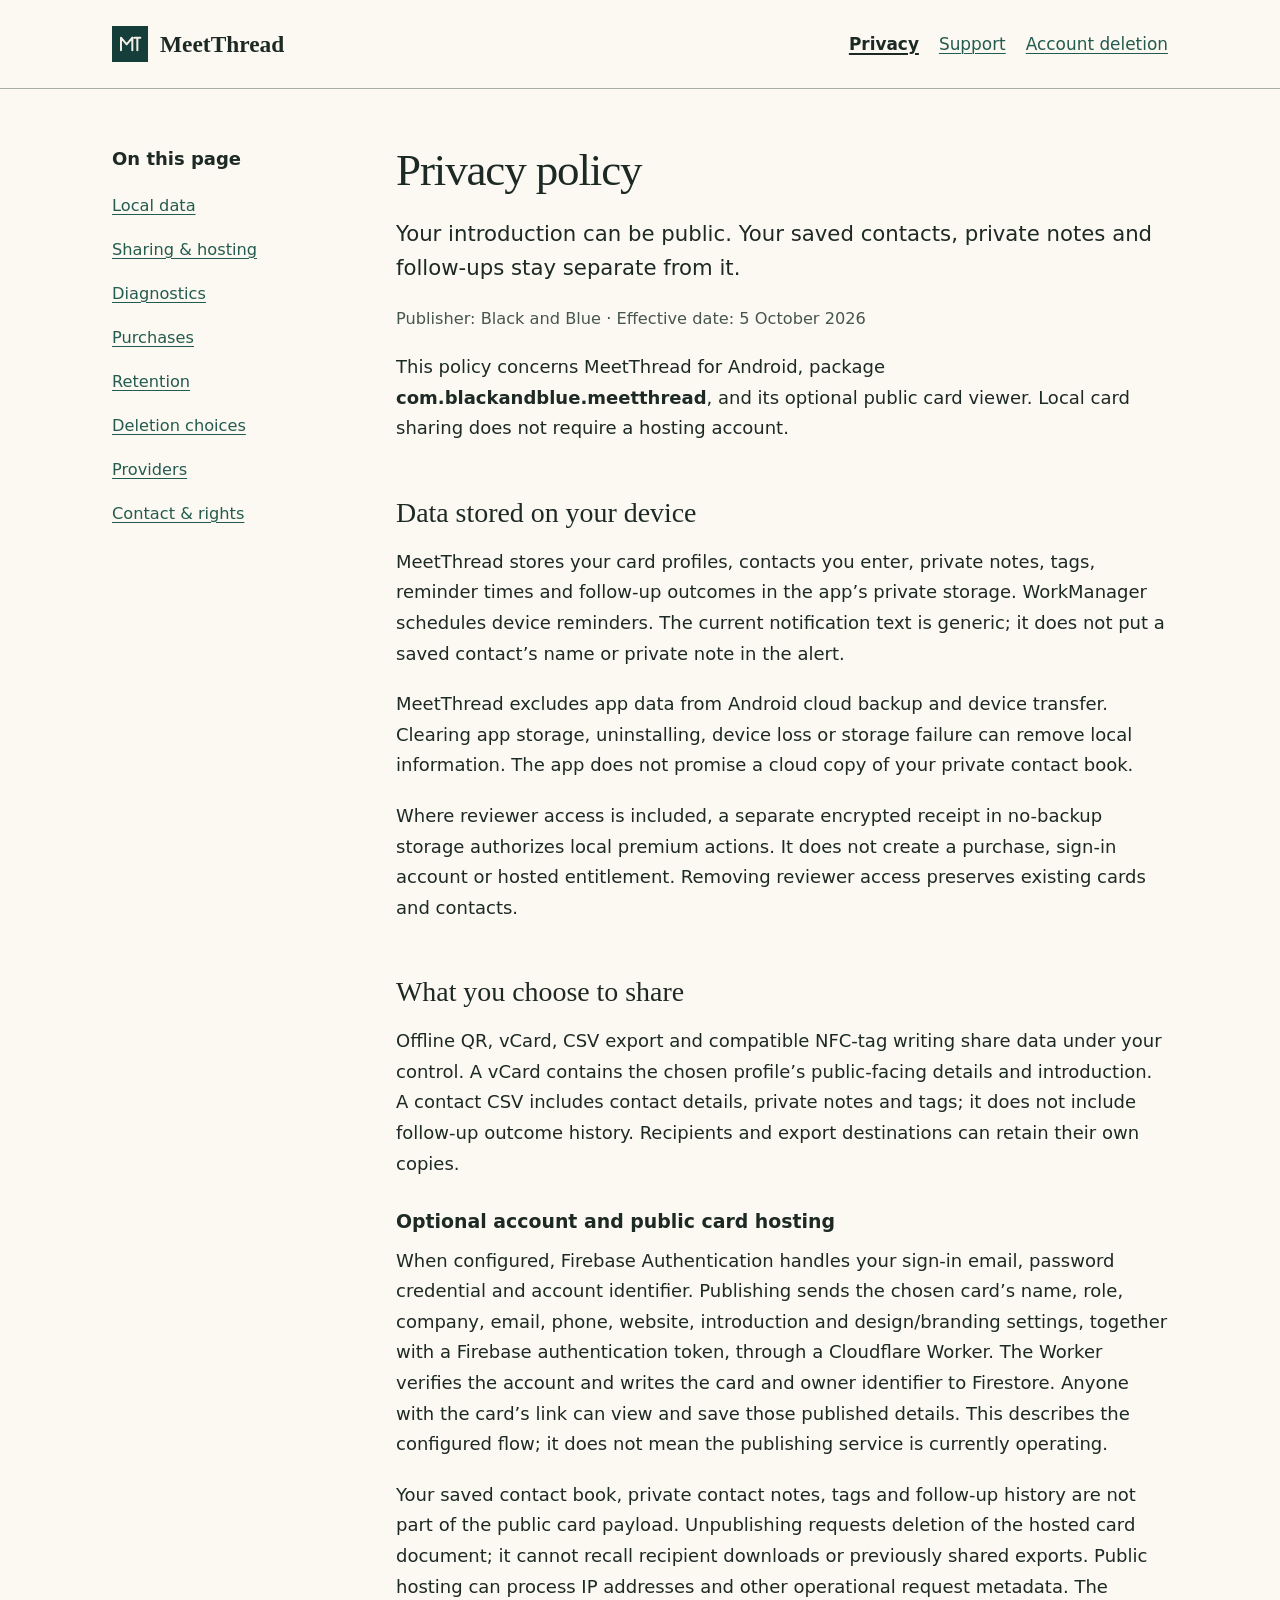
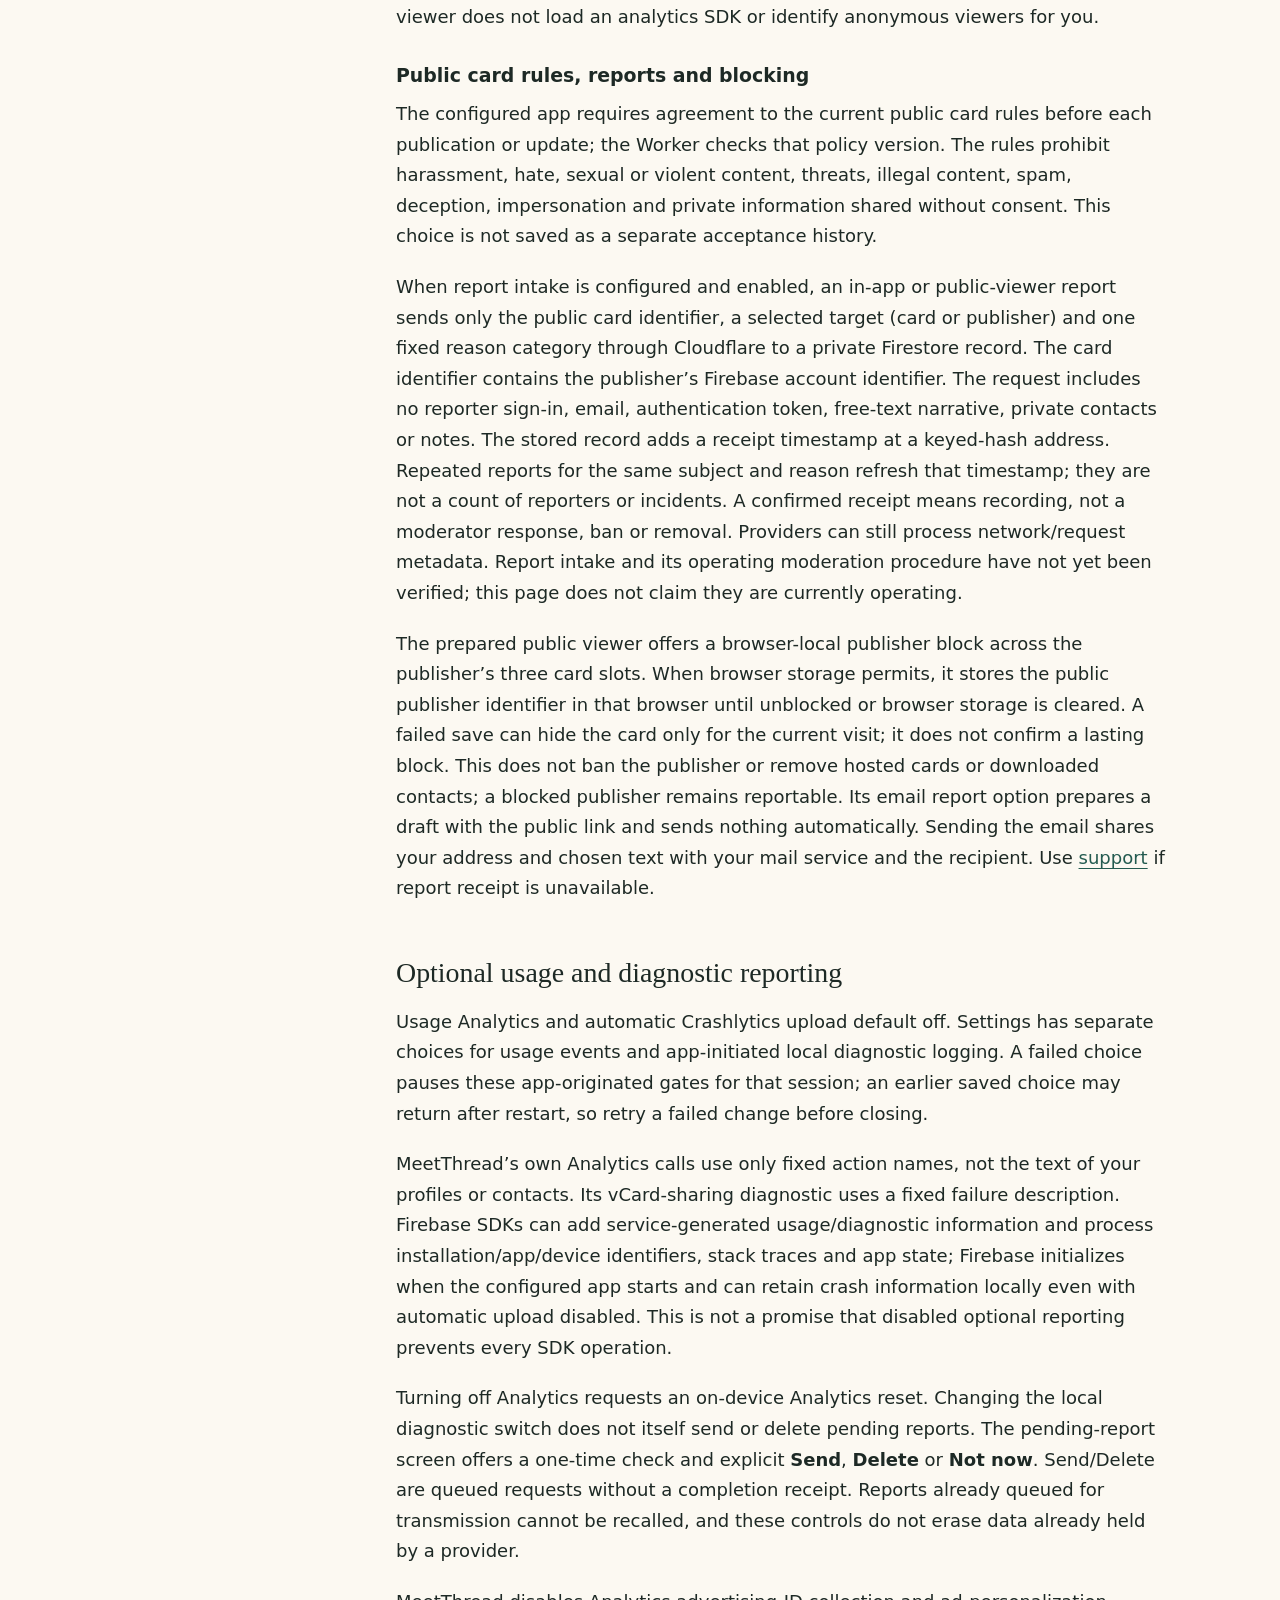
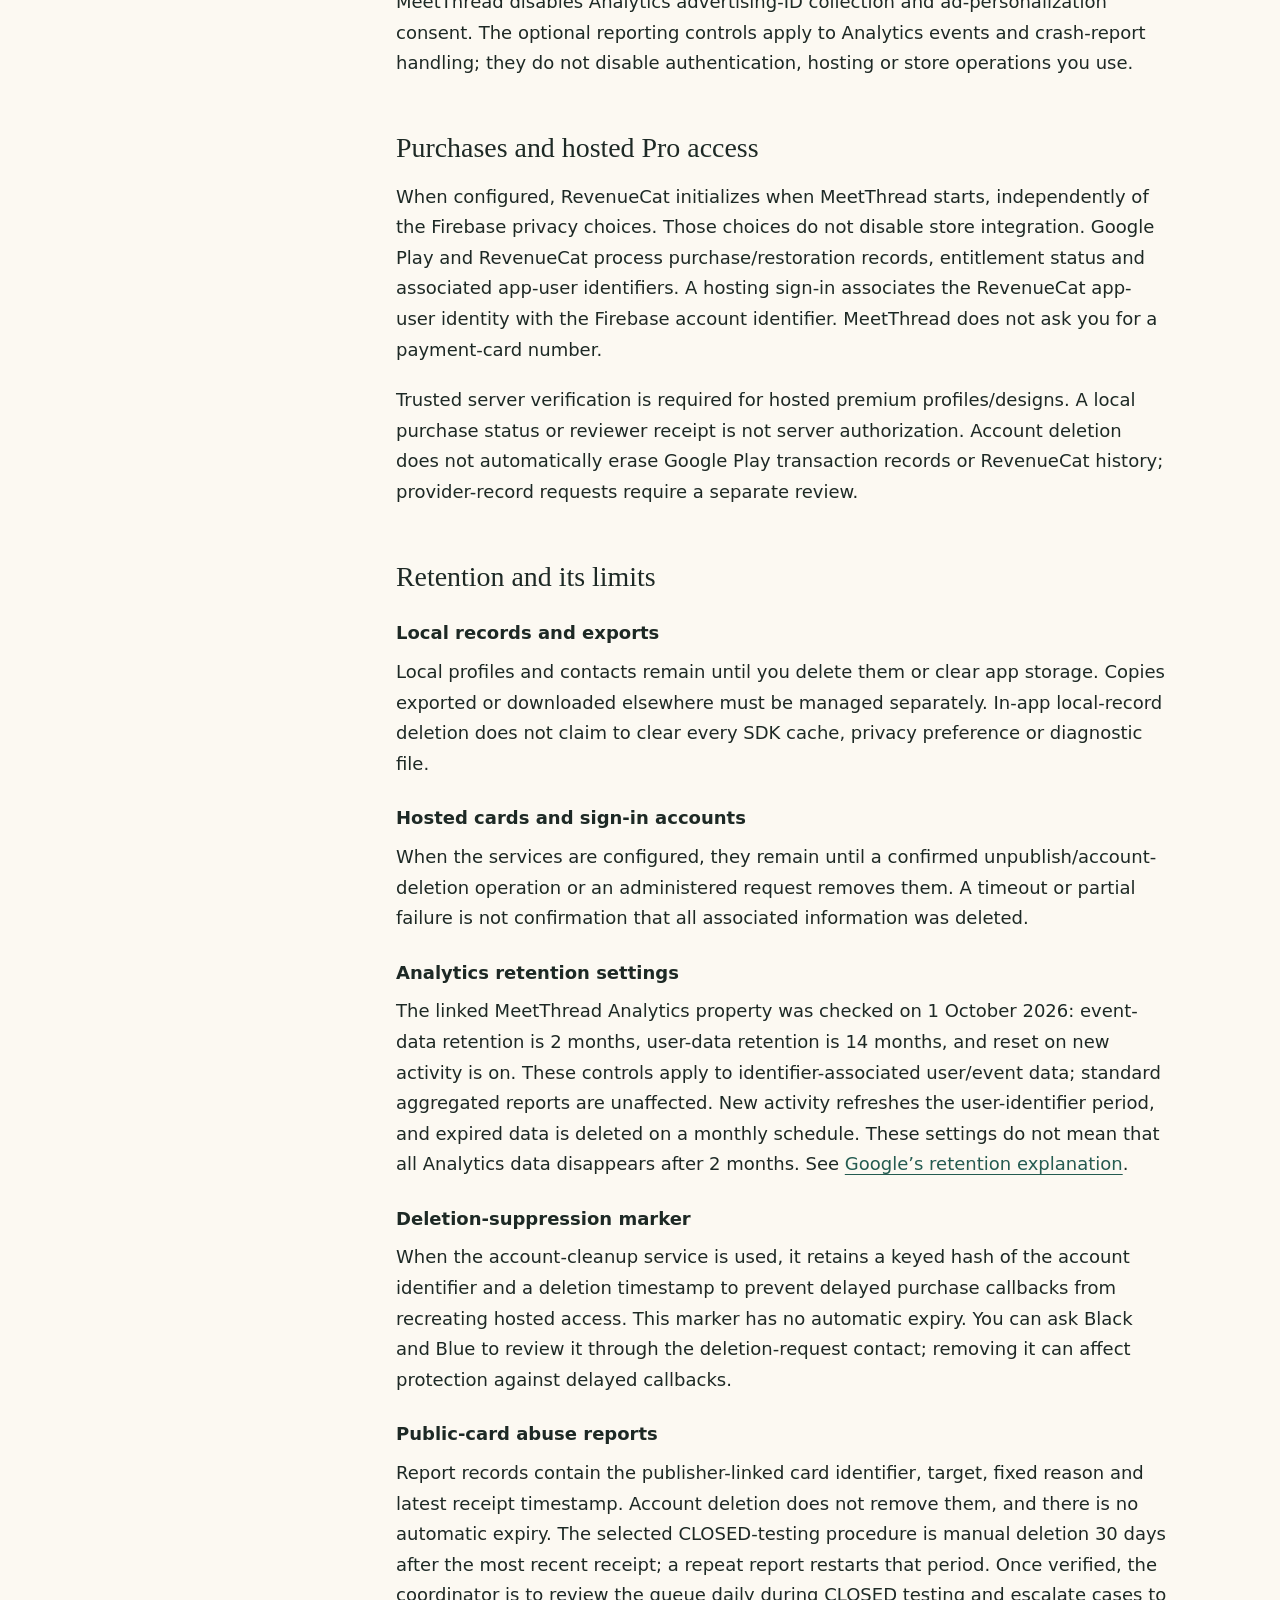
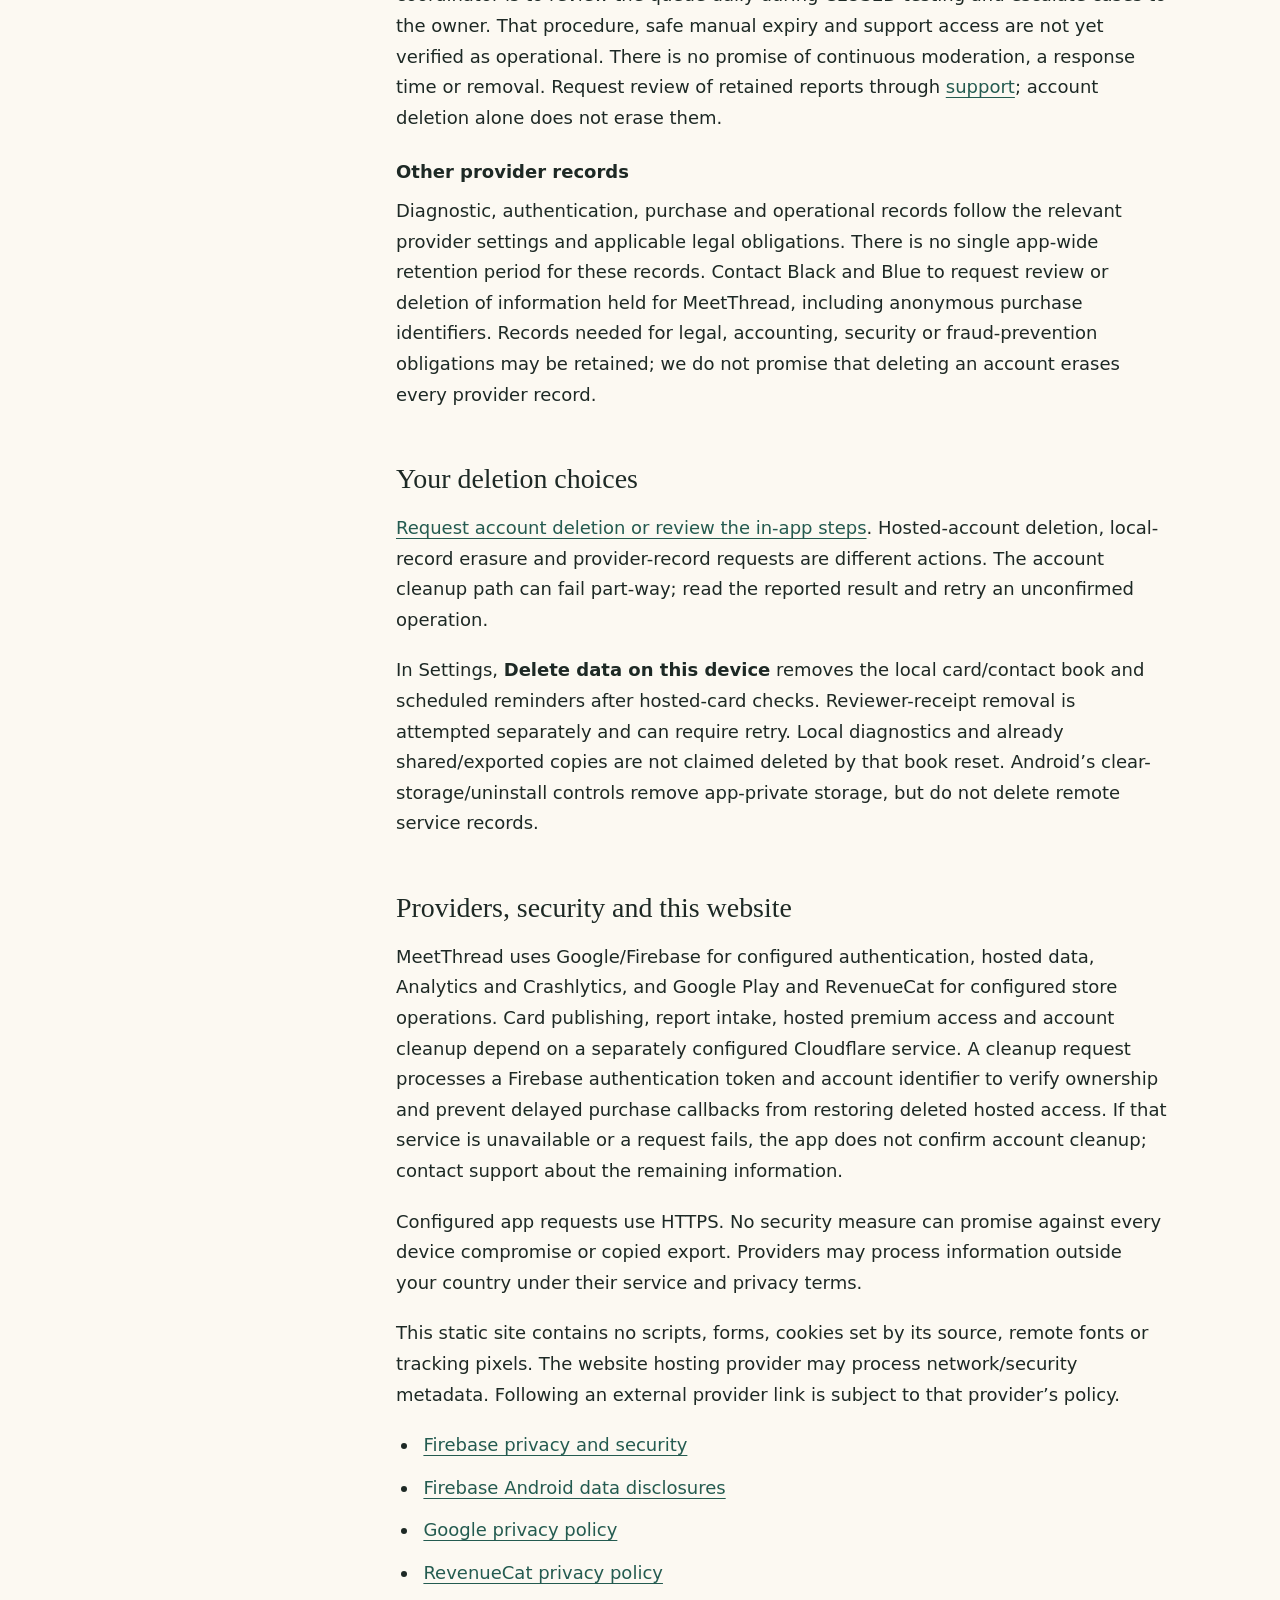
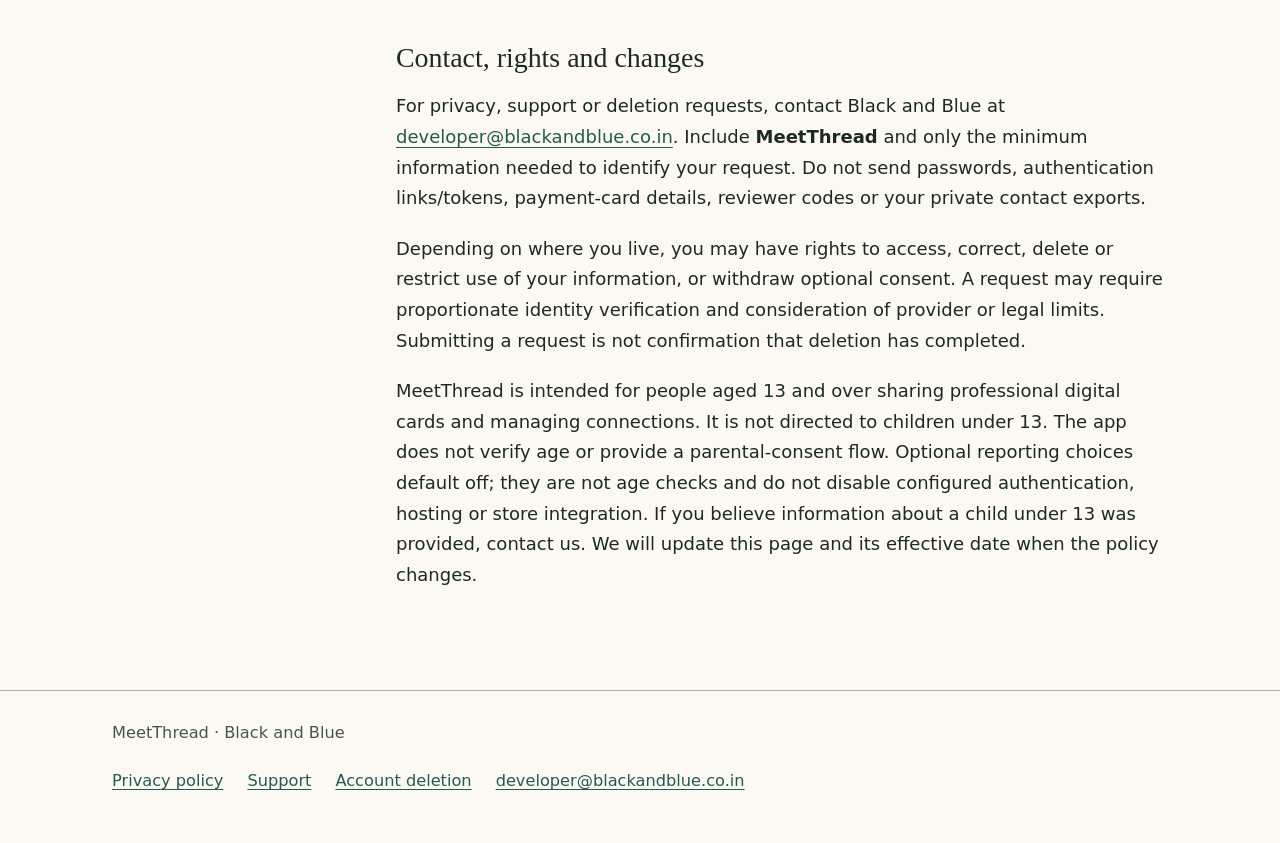
<file: index.html>
<!doctype html>
<html lang="en">
<head>
  <meta charset="utf-8"><meta name="viewport" content="width=device-width, initial-scale=1">
  <meta name="referrer" content="no-referrer">
  <meta http-equiv="Content-Security-Policy" content="default-src 'none'; style-src 'self'; img-src 'self'; script-src 'none'; font-src 'none'; base-uri 'none'; form-action 'none'; object-src 'none'">
  <meta name="description" content="MeetThread privacy, local data choices, optional diagnostics, hosting and account-deletion information.">
  <link rel="canonical" href="https://meetthread.blackandblue.co.in/">
  <link rel="stylesheet" href="styles.css"><title>MeetThread privacy policy · Black and Blue</title>
</head>
<body>
<a class="skip" href="#main">Skip to policy</a>
<header class="site-header"><div class="shell">
  <a class="brand" href="index.html"><svg viewBox="0 0 108 108" aria-hidden="true"><path fill="#153E3B" d="M0 0h108v108H0z"/><path fill="none" stroke="#F4EFE4" stroke-width="6" stroke-linecap="round" stroke-linejoin="round" d="M27 73V35L44 55 61 35V73M76 35V73M67 35H85"/></svg>MeetThread</a>
  <nav class="global-nav" aria-label="Site"><a href="index.html" aria-current="page">Privacy</a><a href="support.html">Support</a><a href="delete-account.html">Account deletion</a></nav>
</div></header>
<div class="shell page">
<aside class="contents"><h2>On this page</h2><nav aria-label="Policy sections">
  <a href="#local-data">Local data</a><a href="#sharing">Sharing &amp; hosting</a><a href="#diagnostics">Diagnostics</a><a href="#purchases">Purchases</a><a href="#retention">Retention</a><a href="#delete-account">Deletion choices</a><a href="#providers">Providers</a><a href="#contact">Contact &amp; rights</a>
</nav></aside>
<main id="main" tabindex="-1">
  <h1 id="privacy">Privacy policy</h1>
  <p class="lead">Your introduction can be public. Your saved contacts, private notes and follow-ups stay separate from it.</p>
  <p class="date">Publisher: Black and Blue · Effective date: 5 October 2026</p>
  
  <p>This policy concerns MeetThread for Android, package <strong>com.blackandblue.meetthread</strong>, and its optional public card viewer. Local card sharing does not require a hosting account.</p>

  <section aria-labelledby="local-data"><h2 id="local-data">Data stored on your device</h2>
    <p>MeetThread stores your card profiles, contacts you enter, private notes, tags, reminder times and follow-up outcomes in the app’s private storage. WorkManager schedules device reminders. The current notification text is generic; it does not put a saved contact’s name or private note in the alert.</p>
    <p>MeetThread excludes app data from Android cloud backup and device transfer. Clearing app storage, uninstalling, device loss or storage failure can remove local information. The app does not promise a cloud copy of your private contact book.</p>
    <p>Where reviewer access is included, a separate encrypted receipt in no-backup storage authorizes local premium actions. It does not create a purchase, sign-in account or hosted entitlement. Removing reviewer access preserves existing cards and contacts.</p>
  </section>

  <section aria-labelledby="sharing"><h2 id="sharing">What you choose to share</h2>
    <p>Offline QR, vCard, CSV export and compatible NFC-tag writing share data under your control. A vCard contains the chosen profile’s public-facing details and introduction. A contact CSV includes contact details, private notes and tags; it does not include follow-up outcome history. Recipients and export destinations can retain their own copies.</p>
    <h3>Optional account and public card hosting</h3>
    <p>When configured, Firebase Authentication handles your sign-in email, password credential and account identifier. Publishing sends the chosen card’s name, role, company, email, phone, website, introduction and design/branding settings, together with a Firebase authentication token, through a Cloudflare Worker. The Worker verifies the account and writes the card and owner identifier to Firestore. Anyone with the card’s link can view and save those published details. This describes the configured flow; it does not mean the publishing service is currently operating.</p>
    <p>Your saved contact book, private contact notes, tags and follow-up history are not part of the public card payload. Unpublishing requests deletion of the hosted card document; it cannot recall recipient downloads or previously shared exports. Public hosting can process IP addresses and other operational request metadata. The viewer does not load an analytics SDK or identify anonymous viewers for you.</p>
    <h3>Public card rules, reports and blocking</h3>
    <p>The configured app requires agreement to the current public card rules before each publication or update; the Worker checks that policy version. The rules prohibit harassment, hate, sexual or violent content, threats, illegal content, spam, deception, impersonation and private information shared without consent. This choice is not saved as a separate acceptance history.</p>
    <p>When report intake is configured and enabled, an in-app or public-viewer report sends only the public card identifier, a selected target (card or publisher) and one fixed reason category through Cloudflare to a private Firestore record. The card identifier contains the publisher’s Firebase account identifier. The request includes no reporter sign-in, email, authentication token, free-text narrative, private contacts or notes. The stored record adds a receipt timestamp at a keyed-hash address. Repeated reports for the same subject and reason refresh that timestamp; they are not a count of reporters or incidents. A confirmed receipt means recording, not a moderator response, ban or removal. Providers can still process network/request metadata. Report intake and its operating moderation procedure have not yet been verified; this page does not claim they are currently operating.</p>
    <p>The prepared public viewer offers a browser-local publisher block across the publisher’s three card slots. When browser storage permits, it stores the public publisher identifier in that browser until unblocked or browser storage is cleared. A failed save can hide the card only for the current visit; it does not confirm a lasting block. This does not ban the publisher or remove hosted cards or downloaded contacts; a blocked publisher remains reportable. Its email report option prepares a draft with the public link and sends nothing automatically. Sending the email shares your address and chosen text with your mail service and the recipient. Use <a href="support.html">support</a> if report receipt is unavailable.</p>
  </section>

  <section aria-labelledby="diagnostics"><h2 id="diagnostics">Optional usage and diagnostic reporting</h2>
    <p>Usage Analytics and automatic Crashlytics upload default off. Settings has separate choices for usage events and app-initiated local diagnostic logging. A failed choice pauses these app-originated gates for that session; an earlier saved choice may return after restart, so retry a failed change before closing.</p>
    <p>MeetThread’s own Analytics calls use only fixed action names, not the text of your profiles or contacts. Its vCard-sharing diagnostic uses a fixed failure description. Firebase SDKs can add service-generated usage/diagnostic information and process installation/app/device identifiers, stack traces and app state; Firebase initializes when the configured app starts and can retain crash information locally even with automatic upload disabled. This is not a promise that disabled optional reporting prevents every SDK operation.</p>
    <p>Turning off Analytics requests an on-device Analytics reset. Changing the local diagnostic switch does not itself send or delete pending reports. The pending-report screen offers a one-time check and explicit <strong>Send</strong>, <strong>Delete</strong> or <strong>Not now</strong>. Send/Delete are queued requests without a completion receipt. Reports already queued for transmission cannot be recalled, and these controls do not erase data already held by a provider.</p>
    <p>MeetThread disables Analytics advertising-ID collection and ad-personalization consent. The optional reporting controls apply to Analytics events and crash-report handling; they do not disable authentication, hosting or store operations you use.</p>
  </section>

  <section aria-labelledby="purchases"><h2 id="purchases">Purchases and hosted Pro access</h2>
    <p>When configured, RevenueCat initializes when MeetThread starts, independently of the Firebase privacy choices. Those choices do not disable store integration. Google Play and RevenueCat process purchase/restoration records, entitlement status and associated app-user identifiers. A hosting sign-in associates the RevenueCat app-user identity with the Firebase account identifier. MeetThread does not ask you for a payment-card number.</p>
    <p>Trusted server verification is required for hosted premium profiles/designs. A local purchase status or reviewer receipt is not server authorization. Account deletion does not automatically erase Google Play transaction records or RevenueCat history; provider-record requests require a separate review.</p>
  </section>

  <section aria-labelledby="retention"><h2 id="retention">Retention and its limits</h2>
    <dl>
      <dt>Local records and exports</dt><dd>Local profiles and contacts remain until you delete them or clear app storage. Copies exported or downloaded elsewhere must be managed separately. In-app local-record deletion does not claim to clear every SDK cache, privacy preference or diagnostic file.</dd>
      <dt>Hosted cards and sign-in accounts</dt><dd>When the services are configured, they remain until a confirmed unpublish/account-deletion operation or an administered request removes them. A timeout or partial failure is not confirmation that all associated information was deleted.</dd>
      <dt>Analytics retention settings</dt><dd>The linked MeetThread Analytics property was checked on 1 October 2026: event-data retention is 2 months, user-data retention is 14 months, and reset on new activity is on. These controls apply to identifier-associated user/event data; standard aggregated reports are unaffected. New activity refreshes the user-identifier period, and expired data is deleted on a monthly schedule. These settings do not mean that all Analytics data disappears after 2 months. See <a href="https://support.google.com/analytics/answer/7667196?hl=en">Google’s retention explanation</a>.</dd>
      <dt>Deletion-suppression marker</dt><dd>When the account-cleanup service is used, it retains a keyed hash of the account identifier and a deletion timestamp to prevent delayed purchase callbacks from recreating hosted access. This marker has no automatic expiry. You can ask Black and Blue to review it through the deletion-request contact; removing it can affect protection against delayed callbacks.</dd>
      <dt>Public-card abuse reports</dt><dd>Report records contain the publisher-linked card identifier, target, fixed reason and latest receipt timestamp. Account deletion does not remove them, and there is no automatic expiry. The selected CLOSED-testing procedure is manual deletion 30 days after the most recent receipt; a repeat report restarts that period. Once verified, the coordinator is to review the queue daily during CLOSED testing and escalate cases to the owner. That procedure, safe manual expiry and support access are not yet verified as operational. There is no promise of continuous moderation, a response time or removal. Request review of retained reports through <a href="support.html">support</a>; account deletion alone does not erase them.</dd>
      <dt>Other provider records</dt><dd>Diagnostic, authentication, purchase and operational records follow the relevant provider settings and applicable legal obligations. There is no single app-wide retention period for these records. Contact Black and Blue to request review or deletion of information held for MeetThread, including anonymous purchase identifiers. Records needed for legal, accounting, security or fraud-prevention obligations may be retained; we do not promise that deleting an account erases every provider record.</dd>
    </dl>
  </section>

  <section id="delete" aria-labelledby="delete-account"><h2 id="delete-account">Your deletion choices</h2>
    <p><a href="delete-account.html">Request account deletion or review the in-app steps</a>. Hosted-account deletion, local-record erasure and provider-record requests are different actions. The account cleanup path can fail part-way; read the reported result and retry an unconfirmed operation.</p>
    <p>In Settings, <strong>Delete data on this device</strong> removes the local card/contact book and scheduled reminders after hosted-card checks. Reviewer-receipt removal is attempted separately and can require retry. Local diagnostics and already shared/exported copies are not claimed deleted by that book reset. Android’s clear-storage/uninstall controls remove app-private storage, but do not delete remote service records.</p>
  </section>

  <section aria-labelledby="providers"><h2 id="providers">Providers, security and this website</h2>
    <p>MeetThread uses Google/Firebase for configured authentication, hosted data, Analytics and Crashlytics, and Google Play and RevenueCat for configured store operations. Card publishing, report intake, hosted premium access and account cleanup depend on a separately configured Cloudflare service. A cleanup request processes a Firebase authentication token and account identifier to verify ownership and prevent delayed purchase callbacks from restoring deleted hosted access. If that service is unavailable or a request fails, the app does not confirm account cleanup; contact support about the remaining information.</p>
    <p>Configured app requests use HTTPS. No security measure can promise against every device compromise or copied export. Providers may process information outside your country under their service and privacy terms.</p>
    <p>This static site contains no scripts, forms, cookies set by its source, remote fonts or tracking pixels. The website hosting provider may process network/security metadata. Following an external provider link is subject to that provider’s policy.</p>
    <ul><li><a href="https://firebase.google.com/support/privacy">Firebase privacy and security</a></li><li><a href="https://firebase.google.com/docs/android/play-data-disclosure">Firebase Android data disclosures</a></li><li><a href="https://policies.google.com/privacy">Google privacy policy</a></li><li><a href="https://www.revenuecat.com/privacy">RevenueCat privacy policy</a></li></ul>
  </section>

  <section aria-labelledby="contact"><h2 id="contact">Contact, rights and changes</h2>
    <p>For privacy, support or deletion requests, contact Black and Blue at <a href="mailto:developer@blackandblue.co.in?subject=MeetThread%20privacy%20request">developer@blackandblue.co.in</a>. Include <strong>MeetThread</strong> and only the minimum information needed to identify your request. Do not send passwords, authentication links/tokens, payment-card details, reviewer codes or your private contact exports.</p>
    <p>Depending on where you live, you may have rights to access, correct, delete or restrict use of your information, or withdraw optional consent. A request may require proportionate identity verification and consideration of provider or legal limits. Submitting a request is not confirmation that deletion has completed.</p>
    <p>MeetThread is intended for people aged 13 and over sharing professional digital cards and managing connections. It is not directed to children under 13. The app does not verify age or provide a parental-consent flow. Optional reporting choices default off; they are not age checks and do not disable configured authentication, hosting or store integration. If you believe information about a child under 13 was provided, contact us. We will update this page and its effective date when the policy changes.</p>
  </section>
</main></div>
<footer class="site-footer"><div class="shell"><p>MeetThread · Black and Blue</p><nav aria-label="Footer"><a href="index.html">Privacy policy</a><a href="support.html">Support</a><a href="delete-account.html">Account deletion</a><a href="mailto:developer@blackandblue.co.in?subject=MeetThread%20support">developer@blackandblue.co.in</a></nav></div></footer>
</body></html>
</file>
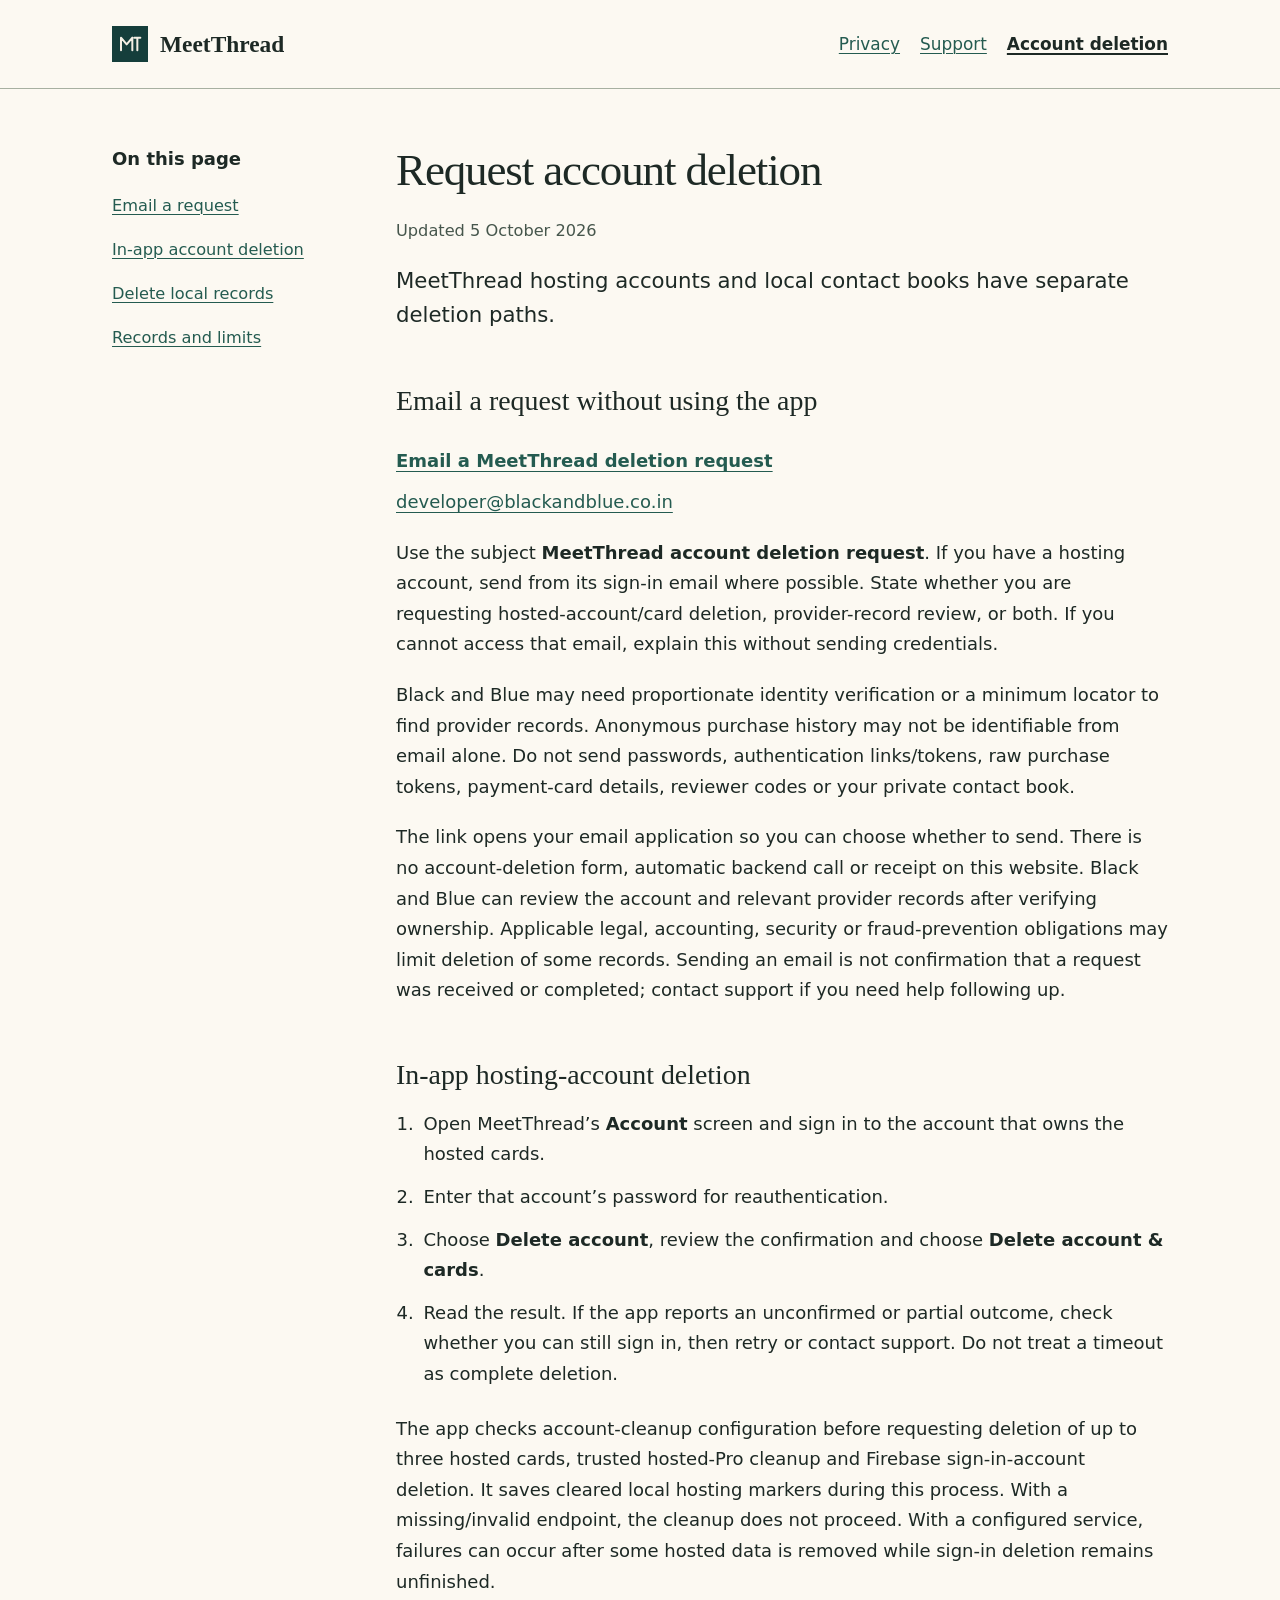
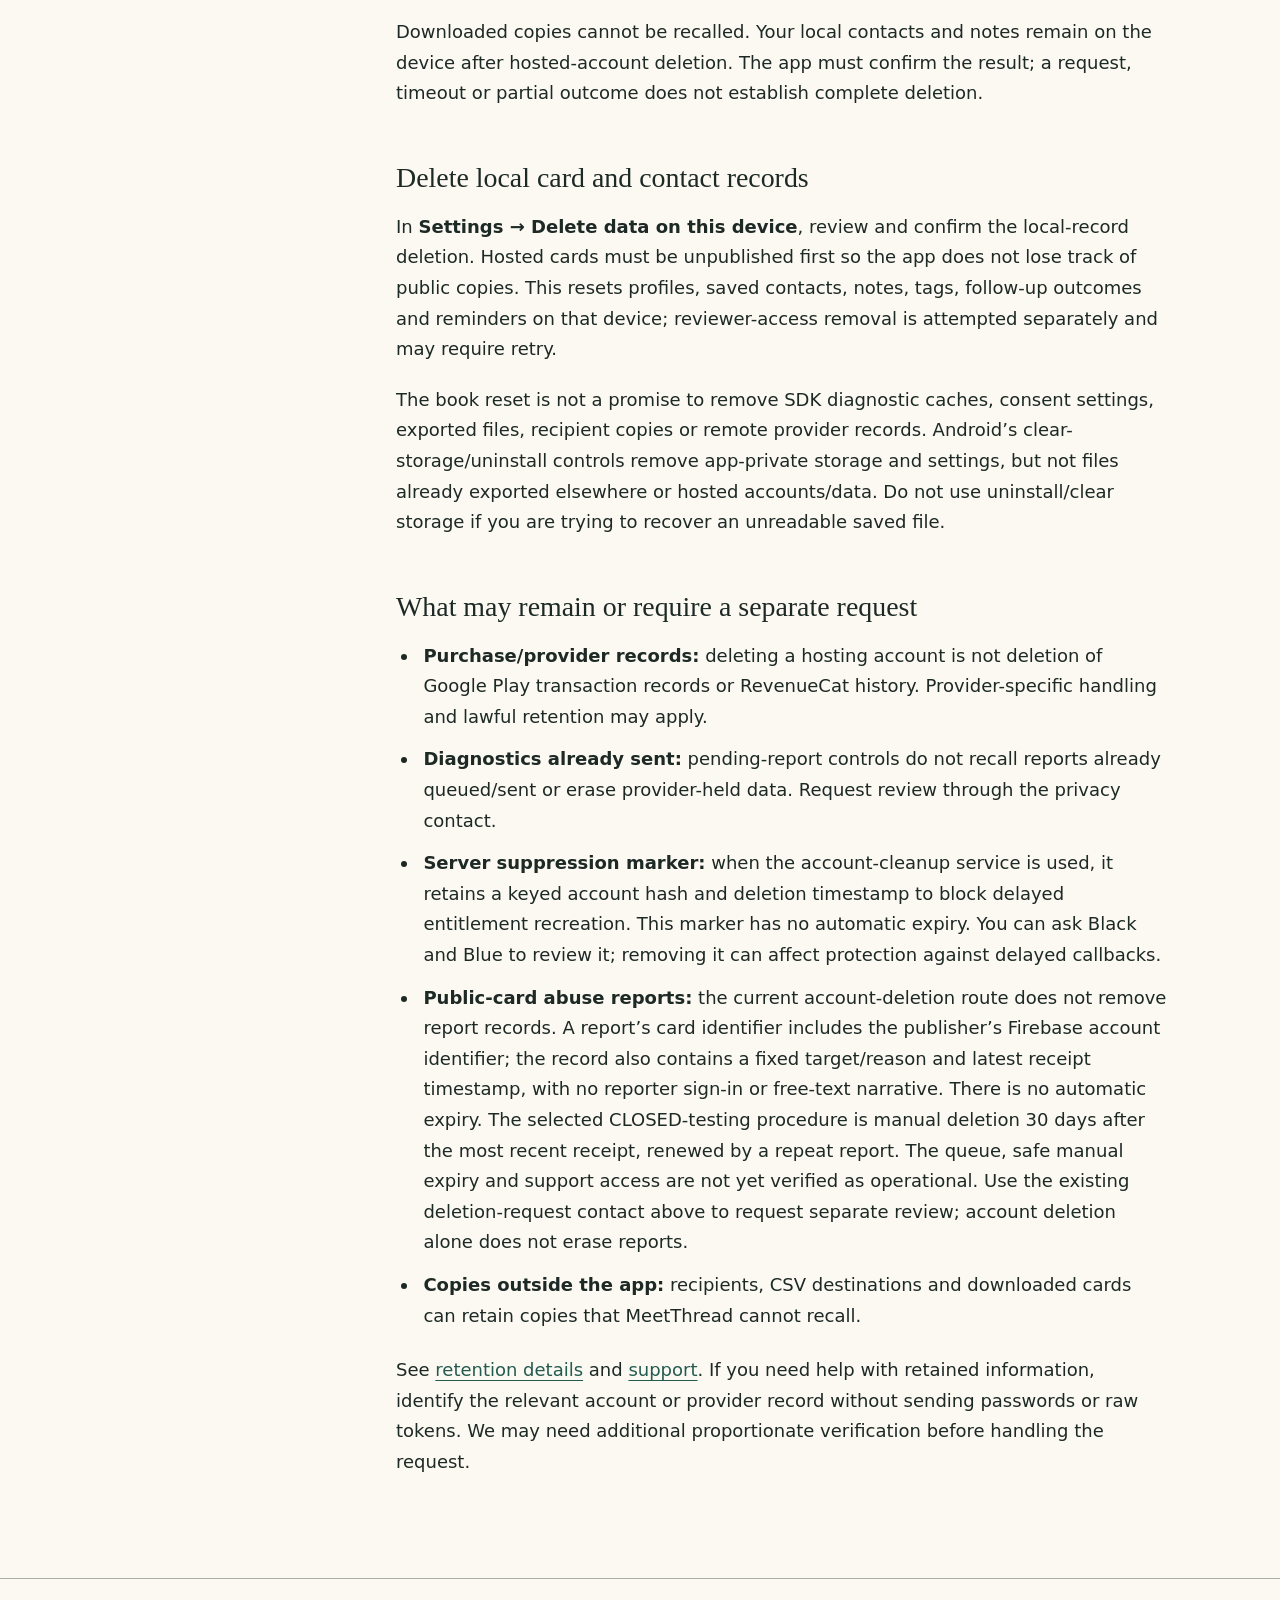
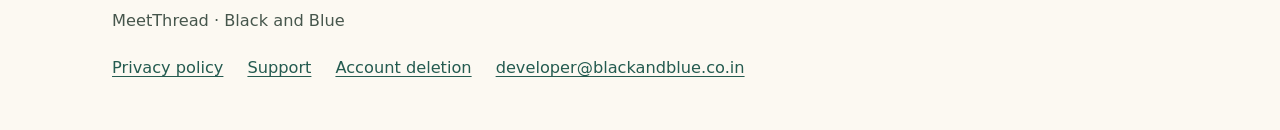
<file: delete-account.html>
<!doctype html>
<html lang="en"><head>
  <meta charset="utf-8"><meta name="viewport" content="width=device-width, initial-scale=1"><meta name="referrer" content="no-referrer">
  <meta http-equiv="Content-Security-Policy" content="default-src 'none'; style-src 'self'; img-src 'self'; script-src 'none'; font-src 'none'; base-uri 'none'; form-action 'none'; object-src 'none'">
  <meta name="description" content="Request deletion of a MeetThread hosting account and understand local, hosted and provider-data deletion limits."><link rel="canonical" href="https://meetthread.blackandblue.co.in/delete-account.html"><link rel="stylesheet" href="styles.css"><title>MeetThread account deletion · Black and Blue</title>
</head><body>
<a class="skip" href="#main">Skip to deletion guidance</a><header class="site-header"><div class="shell"><a class="brand" href="index.html"><svg viewBox="0 0 108 108" aria-hidden="true"><path fill="#153E3B" d="M0 0h108v108H0z"/><path fill="none" stroke="#F4EFE4" stroke-width="6" stroke-linecap="round" stroke-linejoin="round" d="M27 73V35L44 55 61 35V73M76 35V73M67 35H85"/></svg>MeetThread</a><nav class="global-nav" aria-label="Site"><a href="index.html">Privacy</a><a href="support.html">Support</a><a href="delete-account.html" aria-current="page">Account deletion</a></nav></div></header>
<div class="shell page"><aside class="contents"><h2>On this page</h2><nav aria-label="Deletion sections"><a href="#request">Email a request</a><a href="#in-app">In-app account deletion</a><a href="#local">Delete local records</a><a href="#retained">Records and limits</a></nav></aside>
<main id="main" tabindex="-1"><h1 id="delete-account">Request account deletion</h1><p class="date">Updated 5 October 2026</p><p class="lead">MeetThread hosting accounts and local contact books have separate deletion paths.</p>

<section aria-labelledby="request"><h2 id="request">Email a request without using the app</h2><p><a class="email-link" href="mailto:developer@blackandblue.co.in?subject=MeetThread%20account%20deletion%20request">Email a MeetThread deletion request</a><br><a href="mailto:developer@blackandblue.co.in?subject=MeetThread%20account%20deletion%20request">developer@blackandblue.co.in</a></p><p>Use the subject <strong>MeetThread account deletion request</strong>. If you have a hosting account, send from its sign-in email where possible. State whether you are requesting hosted-account/card deletion, provider-record review, or both. If you cannot access that email, explain this without sending credentials.</p><p>Black and Blue may need proportionate identity verification or a minimum locator to find provider records. Anonymous purchase history may not be identifiable from email alone. Do not send passwords, authentication links/tokens, raw purchase tokens, payment-card details, reviewer codes or your private contact book.</p><p>The link opens your email application so you can choose whether to send. There is no account-deletion form, automatic backend call or receipt on this website. Black and Blue can review the account and relevant provider records after verifying ownership. Applicable legal, accounting, security or fraud-prevention obligations may limit deletion of some records. Sending an email is not confirmation that a request was received or completed; contact support if you need help following up.</p></section>
<section aria-labelledby="in-app"><h2 id="in-app">In-app hosting-account deletion</h2><ol><li>Open MeetThread’s <strong>Account</strong> screen and sign in to the account that owns the hosted cards.</li><li>Enter that account’s password for reauthentication.</li><li>Choose <strong>Delete account</strong>, review the confirmation and choose <strong>Delete account &amp; cards</strong>.</li><li>Read the result. If the app reports an unconfirmed or partial outcome, check whether you can still sign in, then retry or contact support. Do not treat a timeout as complete deletion.</li></ol><p>The app checks account-cleanup configuration before requesting deletion of up to three hosted cards, trusted hosted-Pro cleanup and Firebase sign-in-account deletion. It saves cleared local hosting markers during this process. With a missing/invalid endpoint, the cleanup does not proceed. With a configured service, failures can occur after some hosted data is removed while sign-in deletion remains unfinished.</p><p>Downloaded copies cannot be recalled. Your local contacts and notes remain on the device after hosted-account deletion. The app must confirm the result; a request, timeout or partial outcome does not establish complete deletion.</p></section>
<section aria-labelledby="local"><h2 id="local">Delete local card and contact records</h2><p>In <strong>Settings → Delete data on this device</strong>, review and confirm the local-record deletion. Hosted cards must be unpublished first so the app does not lose track of public copies. This resets profiles, saved contacts, notes, tags, follow-up outcomes and reminders on that device; reviewer-access removal is attempted separately and may require retry.</p><p>The book reset is not a promise to remove SDK diagnostic caches, consent settings, exported files, recipient copies or remote provider records. Android’s clear-storage/uninstall controls remove app-private storage and settings, but not files already exported elsewhere or hosted accounts/data. Do not use uninstall/clear storage if you are trying to recover an unreadable saved file.</p></section>
<section aria-labelledby="retained"><h2 id="retained">What may remain or require a separate request</h2><ul><li><strong>Purchase/provider records:</strong> deleting a hosting account is not deletion of Google Play transaction records or RevenueCat history. Provider-specific handling and lawful retention may apply.</li><li><strong>Diagnostics already sent:</strong> pending-report controls do not recall reports already queued/sent or erase provider-held data. Request review through the privacy contact.</li><li><strong>Server suppression marker:</strong> when the account-cleanup service is used, it retains a keyed account hash and deletion timestamp to block delayed entitlement recreation. This marker has no automatic expiry. You can ask Black and Blue to review it; removing it can affect protection against delayed callbacks.</li><li><strong>Public-card abuse reports:</strong> the current account-deletion route does not remove report records. A report’s card identifier includes the publisher’s Firebase account identifier; the record also contains a fixed target/reason and latest receipt timestamp, with no reporter sign-in or free-text narrative. There is no automatic expiry. The selected CLOSED-testing procedure is manual deletion 30 days after the most recent receipt, renewed by a repeat report. The queue, safe manual expiry and support access are not yet verified as operational. Use the existing deletion-request contact above to request separate review; account deletion alone does not erase reports.</li><li><strong>Copies outside the app:</strong> recipients, CSV destinations and downloaded cards can retain copies that MeetThread cannot recall.</li></ul><p>See <a href="index.html#retention">retention details</a> and <a href="support.html">support</a>. If you need help with retained information, identify the relevant account or provider record without sending passwords or raw tokens. We may need additional proportionate verification before handling the request.</p></section>
</main></div><footer class="site-footer"><div class="shell"><p>MeetThread · Black and Blue</p><nav aria-label="Footer"><a href="index.html">Privacy policy</a><a href="support.html">Support</a><a href="delete-account.html">Account deletion</a><a href="mailto:developer@blackandblue.co.in?subject=MeetThread%20privacy%20request">developer@blackandblue.co.in</a></nav></div></footer></body></html>
</file>
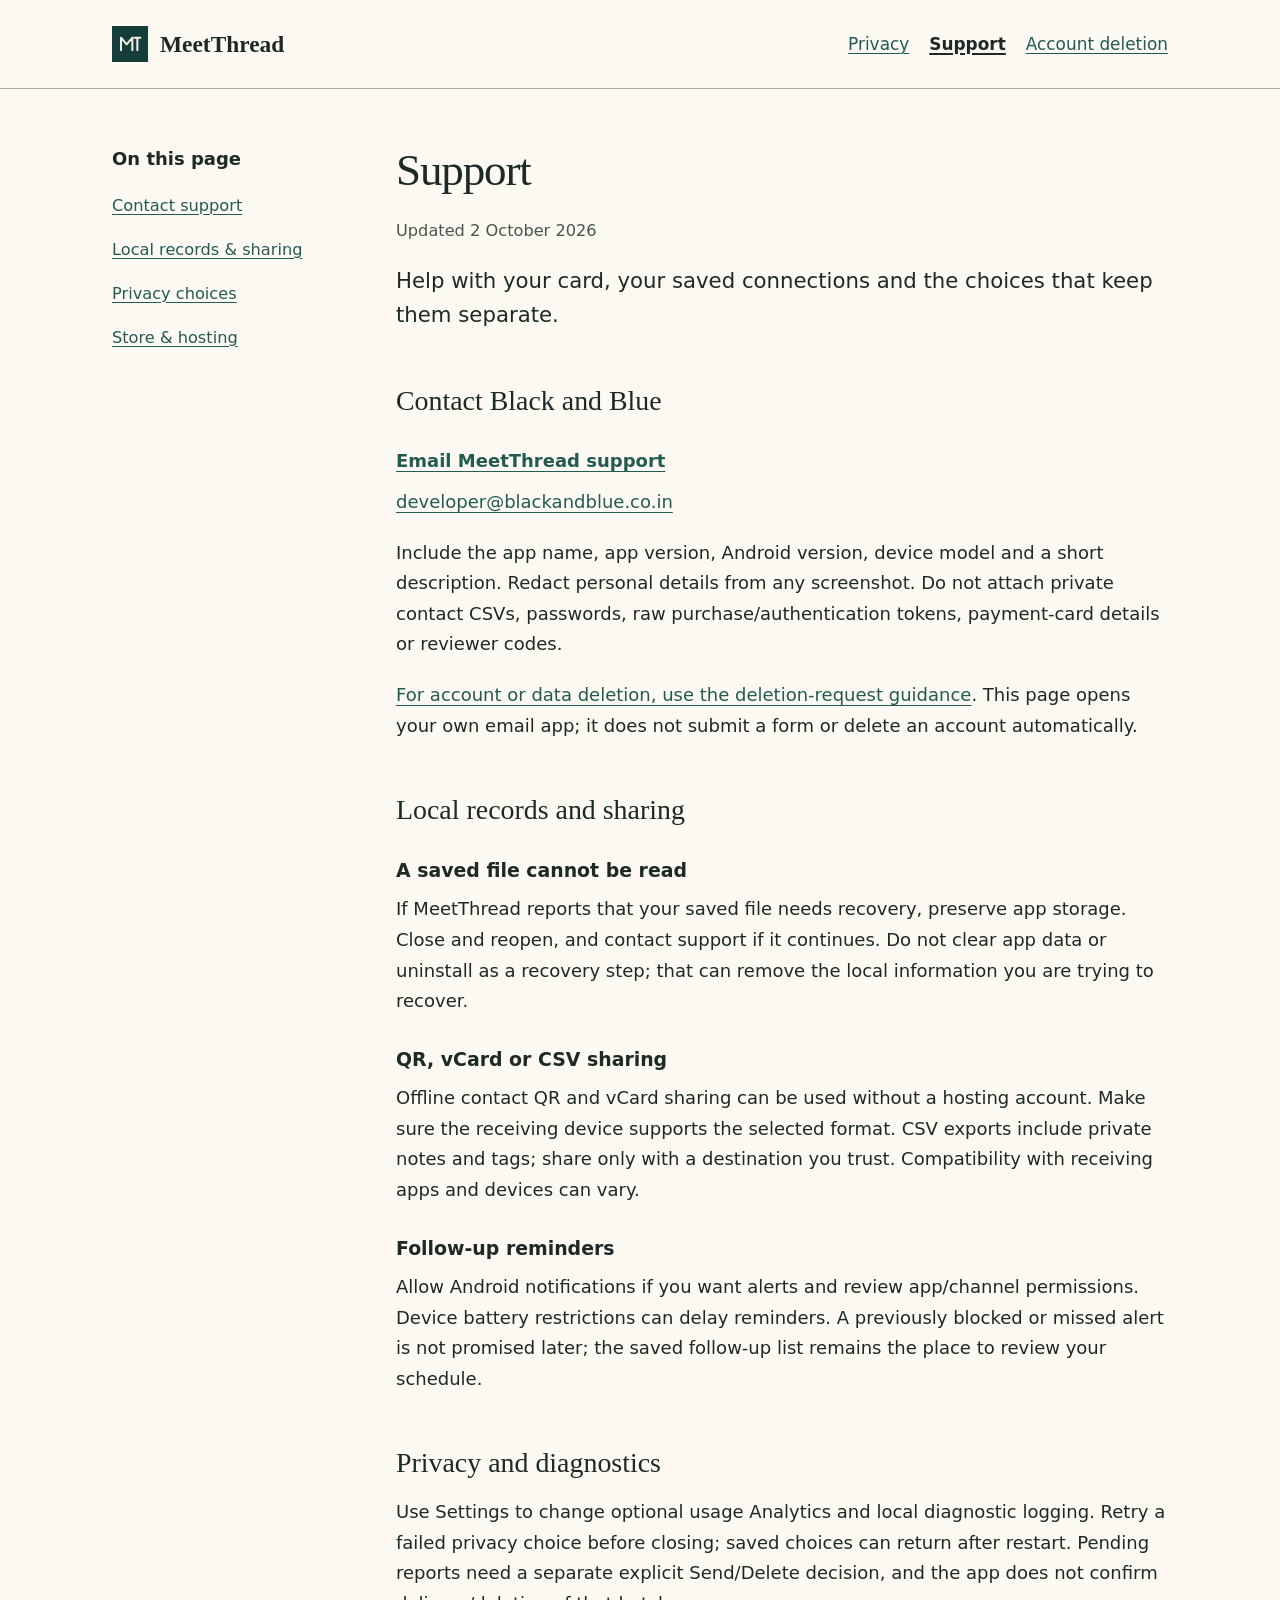
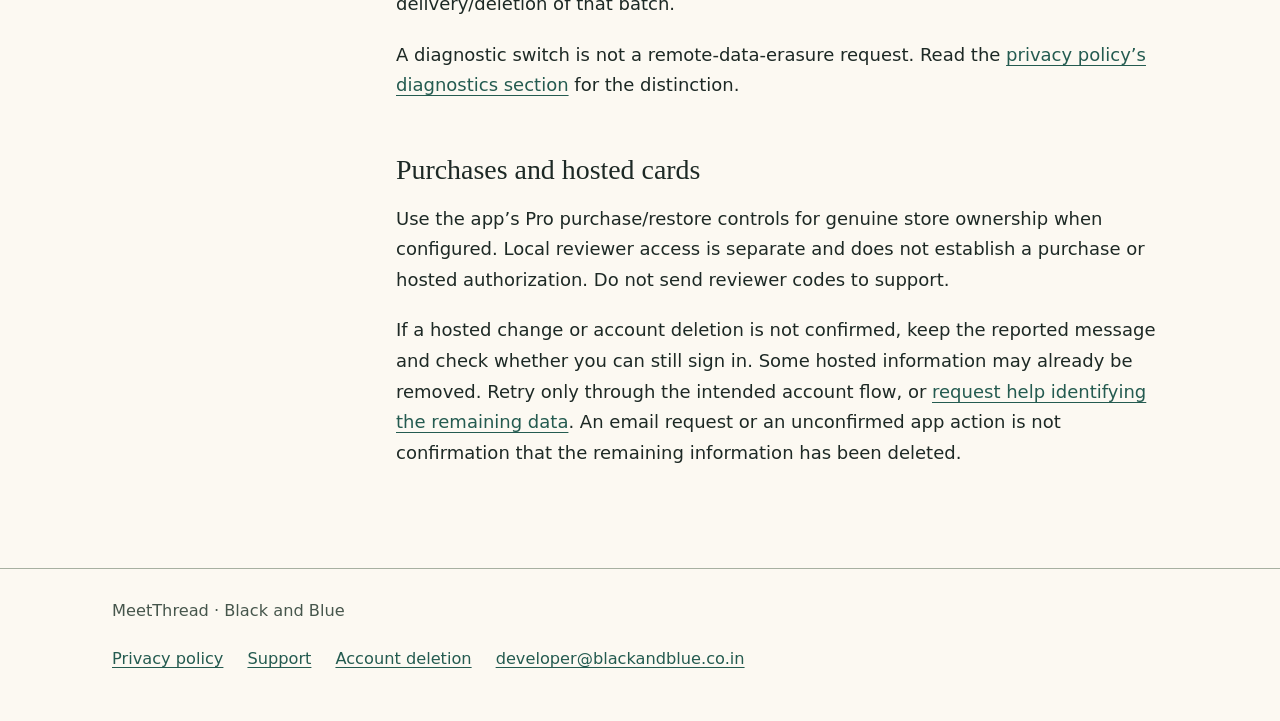
<file: support.html>
<!doctype html>
<html lang="en"><head>
  <meta charset="utf-8"><meta name="viewport" content="width=device-width, initial-scale=1"><meta name="referrer" content="no-referrer">
  <meta http-equiv="Content-Security-Policy" content="default-src 'none'; style-src 'self'; img-src 'self'; script-src 'none'; font-src 'none'; base-uri 'none'; form-action 'none'; object-src 'none'">
  <meta name="description" content="Help with MeetThread local cards, sharing, privacy choices, purchases and account deletion."><link rel="canonical" href="https://meetthread.blackandblue.co.in/support.html"><link rel="stylesheet" href="styles.css"><title>MeetThread support · Black and Blue</title>
</head><body>
<a class="skip" href="#main">Skip to support</a>
<header class="site-header"><div class="shell"><a class="brand" href="index.html"><svg viewBox="0 0 108 108" aria-hidden="true"><path fill="#153E3B" d="M0 0h108v108H0z"/><path fill="none" stroke="#F4EFE4" stroke-width="6" stroke-linecap="round" stroke-linejoin="round" d="M27 73V35L44 55 61 35V73M76 35V73M67 35H85"/></svg>MeetThread</a><nav class="global-nav" aria-label="Site"><a href="index.html">Privacy</a><a href="support.html" aria-current="page">Support</a><a href="delete-account.html">Account deletion</a></nav></div></header>
<div class="shell page"><aside class="contents"><h2>On this page</h2><nav aria-label="Support sections"><a href="#contact">Contact support</a><a href="#local">Local records &amp; sharing</a><a href="#privacy">Privacy choices</a><a href="#store">Store &amp; hosting</a></nav></aside>
<main id="main" tabindex="-1"><h1>Support</h1><p class="date">Updated 2 October 2026</p><p class="lead">Help with your card, your saved connections and the choices that keep them separate.</p>

<section aria-labelledby="contact"><h2 id="contact">Contact Black and Blue</h2><p><a class="email-link" href="mailto:developer@blackandblue.co.in?subject=MeetThread%20support">Email MeetThread support</a><br><a href="mailto:developer@blackandblue.co.in?subject=MeetThread%20support">developer@blackandblue.co.in</a></p><p>Include the app name, app version, Android version, device model and a short description. Redact personal details from any screenshot. Do not attach private contact CSVs, passwords, raw purchase/authentication tokens, payment-card details or reviewer codes.</p><p><a href="delete-account.html">For account or data deletion, use the deletion-request guidance</a>. This page opens your own email app; it does not submit a form or delete an account automatically.</p></section>
<section aria-labelledby="local"><h2 id="local">Local records and sharing</h2><h3>A saved file cannot be read</h3><p>If MeetThread reports that your saved file needs recovery, preserve app storage. Close and reopen, and contact support if it continues. Do not clear app data or uninstall as a recovery step; that can remove the local information you are trying to recover.</p><h3>QR, vCard or CSV sharing</h3><p>Offline contact QR and vCard sharing can be used without a hosting account. Make sure the receiving device supports the selected format. CSV exports include private notes and tags; share only with a destination you trust. Compatibility with receiving apps and devices can vary.</p><h3>Follow-up reminders</h3><p>Allow Android notifications if you want alerts and review app/channel permissions. Device battery restrictions can delay reminders. A previously blocked or missed alert is not promised later; the saved follow-up list remains the place to review your schedule.</p></section>
<section aria-labelledby="privacy"><h2 id="privacy">Privacy and diagnostics</h2><p>Use Settings to change optional usage Analytics and local diagnostic logging. Retry a failed privacy choice before closing; saved choices can return after restart. Pending reports need a separate explicit Send/Delete decision, and the app does not confirm delivery/deletion of that batch.</p><p>A diagnostic switch is not a remote-data-erasure request. Read the <a href="index.html#diagnostics">privacy policy’s diagnostics section</a> for the distinction.</p></section>
<section aria-labelledby="store"><h2 id="store">Purchases and hosted cards</h2><p>Use the app’s Pro purchase/restore controls for genuine store ownership when configured. Local reviewer access is separate and does not establish a purchase or hosted authorization. Do not send reviewer codes to support.</p><p>If a hosted change or account deletion is not confirmed, keep the reported message and check whether you can still sign in. Some hosted information may already be removed. Retry only through the intended account flow, or <a href="delete-account.html#request">request help identifying the remaining data</a>. An email request or an unconfirmed app action is not confirmation that the remaining information has been deleted.</p></section>
</main></div><footer class="site-footer"><div class="shell"><p>MeetThread · Black and Blue</p><nav aria-label="Footer"><a href="index.html">Privacy policy</a><a href="support.html">Support</a><a href="delete-account.html">Account deletion</a><a href="mailto:developer@blackandblue.co.in?subject=MeetThread%20support">developer@blackandblue.co.in</a></nav></div></footer></body></html>
</file>
<file: styles.css>
@charset "UTF-8";
:root {
  color-scheme: light dark;
  --paper: #fcf9f2; --ink: #1d2925; --muted: #46564c;
  --green: #245b50; --line: #a7b0a1; --notice: #eee8d8; --notice-ink: #693f32; --focus: #8c5a17;
  background: var(--paper); color: var(--ink);
  font: 18px/1.7 system-ui, sans-serif;
}
* { box-sizing: border-box; }
body { margin: 0; }
a { color: var(--green); text-underline-offset: .2em; text-decoration-thickness: 1px; overflow-wrap: anywhere; }
a:hover { text-decoration-thickness: 2px; }
a:active { color: var(--ink); }
:focus-visible { outline: 3px solid var(--focus); outline-offset: 4px; }
::selection { background: #c9dfd1; color: #153e36; }
.shell { width: min(1120px, 100%); margin: auto; padding-inline: 32px; }
.site-header { border-bottom: 1px solid var(--line); }
.site-header .shell { display: flex; flex-wrap: wrap; align-items: center; justify-content: space-between; gap: 8px 24px; padding-block: 20px; }
.brand { display: inline-flex; align-items: center; gap: 12px; min-height: 48px; color: var(--ink); font: 700 1.3rem Georgia, serif; text-decoration: none; }
.brand svg { flex: 0 0 auto; width: 36px; height: 36px; }
.global-nav { display: flex; flex-wrap: wrap; gap: 4px 20px; }
.global-nav a { display: inline-flex; align-items: center; min-height: 48px; padding-block: 8px; font-size: .94rem; }
.global-nav [aria-current="page"] { color: var(--ink); font-weight: 650; text-decoration-thickness: 2px; }
.skip { position: absolute; z-index: 2; left: 20px; top: 8px; padding: 12px 20px; background: var(--paper); transform: translateY(-180%); }
.skip:focus { transform: none; }
.page { display: grid; grid-template-columns: 220px minmax(0,1fr); gap: 64px; padding-block: 56px 80px; }
.contents { align-self: start; position: sticky; top: 24px; font-size: .9rem; }
.contents h2 { margin: 0 0 12px; font: 650 1rem/1.5 system-ui, sans-serif; }
.contents a { display: flex; align-items: center; min-height: 44px; padding-block: 8px; line-height: 1.4; }
main { min-width: 0; max-width: 70ch; overflow-wrap: anywhere; }
h1, h2, h3 { overflow-wrap: anywhere; text-wrap: balance; }
h1 { margin: 0 0 20px; font: 400 2.5rem/1.15 Georgia, serif; letter-spacing: -.025em; }
h2 { margin: 52px 0 16px; font: 400 1.55rem/1.25 Georgia, serif; scroll-margin-top: 24px; }
h3 { margin: 28px 0 10px; font: 650 1.05rem/1.5 system-ui, sans-serif; }
p { margin: 0 0 20px; }
.lead { font-size: 1.18rem; line-height: 1.6; }
.muted, .date { color: var(--muted); }
.date { font-size: .9rem; }
ul, ol { padding-left: 1.3em; margin-block: 16px 24px; }
li { margin-bottom: 12px; padding-left: 4px; }
dt { font-weight: 650; margin: 24px 0 8px; }
dd { margin: 0 0 20px; }
.email-link { display: inline-flex; align-items: center; min-height: 52px; padding-block: 8px; font-weight: 650; }
.site-footer { border-top: 1px solid var(--line); color: var(--muted); font-size: .9rem; }
.site-footer .shell { padding-block: 28px 40px; }
.site-footer p { margin-bottom: 12px; }
.site-footer nav { display: flex; flex-wrap: wrap; gap: 4px 24px; }
.site-footer a { display: inline-flex; align-items: center; min-height: 44px; }
@media (max-width: 760px) {
  .shell { padding-inline: 20px; }
  .page { grid-template-columns: 1fr; gap: 28px; padding-block: 32px 56px; }
  .contents { position: static; padding-bottom: 20px; border-bottom: 1px solid var(--line); }
  .contents nav { display: flex; flex-wrap: wrap; gap: 4px 20px; }
  h1 { font-size: 2rem; }
}
@media (prefers-color-scheme: dark) {
  :root { --paper: #141c18; --ink: #e3e9dd; --muted: #c0cbbb; --green: #a1d0bc; --line: #63715f; --notice: #302a20; --notice-ink: #efd6ac; --focus: #efbd72; }
}
@media (prefers-reduced-motion: reduce) { html { scroll-behavior: auto; } }
@media print {
  :root { color-scheme: light; --paper: white; --ink: black; --muted: black; --green: black; --line: #666; --notice: white; --notice-ink: black; --focus: black; background: white; color: black; }
  .site-header, .contents, .skip, .site-footer nav { display: none; }
  .page { display: block; padding: 0; }
  main { max-width: none; }
  a { color: black; }
}
</file>
